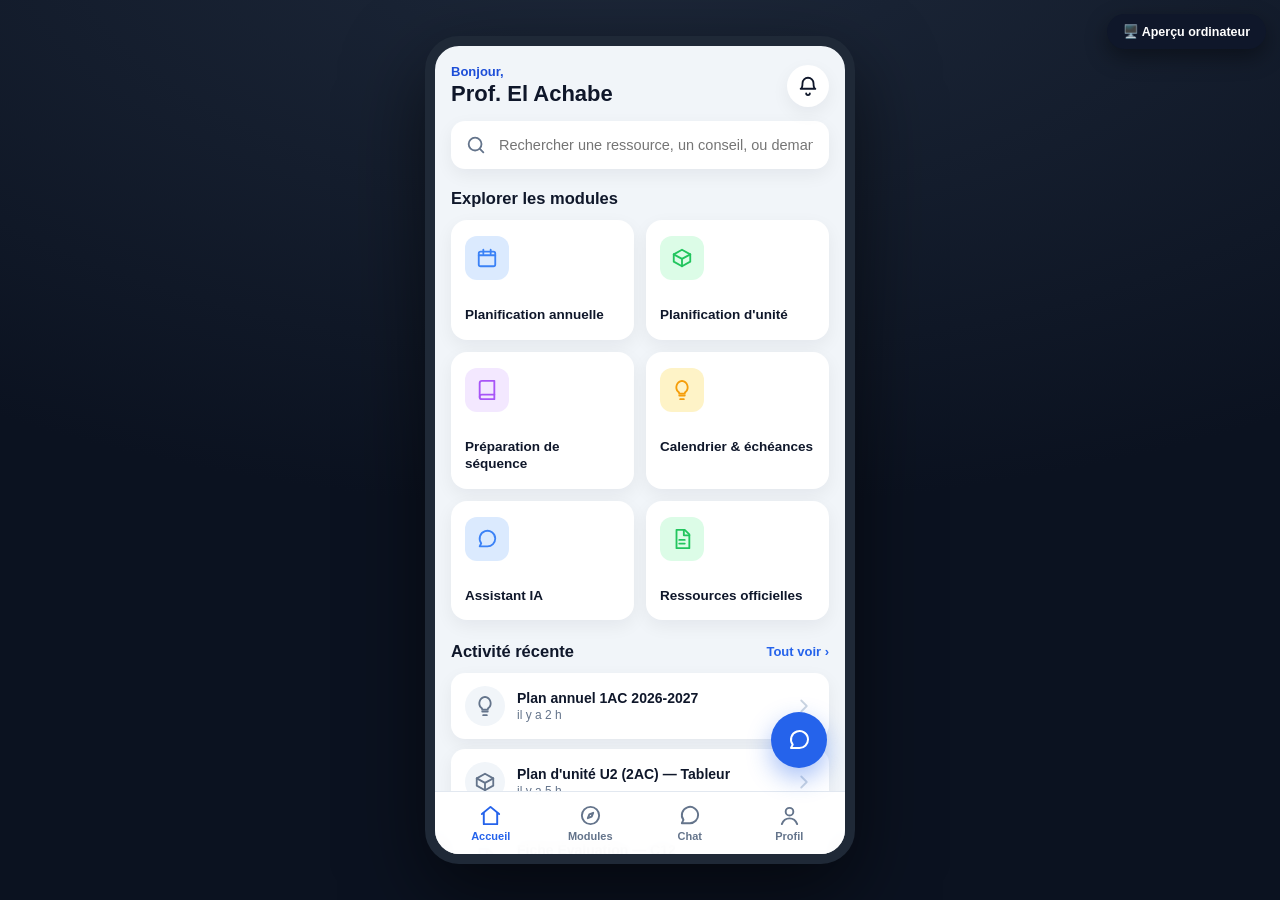
<file: collegue_ai/Qwen_html_20260920_0qiyq68ui.html>
<!DOCTYPE html>
<html lang="fr">
<head>
<meta charset="UTF-8">
<meta name="viewport" content="width=device-width, initial-scale=1.0, viewport-fit=cover">
<title>Collegue AI — Proposition UI/UX</title>
<style>
:root{
  --primary:#2563eb; --primary-dark:#1d4ed8; --bg:#f1f5f9; --card:#ffffff;
  --text:#0f172a; --muted:#64748b; --line:#e2e8f0; --radius:16px;
  --blue-t:#dbeafe; --blue-i:#3b82f6; --green-t:#dcfce7; --green-i:#22c55e;
  --purple-t:#f3e8ff; --purple-i:#a855f7; --amber-t:#fef3c7; --amber-i:#f59e0b;
  --shadow:0 6px 18px rgba(15,23,42,.06);
}
*{box-sizing:border-box; -webkit-tap-highlight-color:transparent}
html,body{margin:0; height:100%}
body{font-family:-apple-system,BlinkMacSystemFont,"Segoe UI",Roboto,"Inter",Arial,sans-serif;
  background:#0b1220; color:var(--text)}
svg.ic{width:22px;height:22px;fill:none;stroke:currentColor;stroke-width:2;stroke-linecap:round;stroke-linejoin:round}
svg.ic.fill{fill:currentColor;stroke:none}
/* ---------- App frame ---------- */
#app{position:relative; display:flex; flex-direction:column; height:100dvh; max-width:100%;
  margin:0 auto; background:var(--bg); overflow:hidden}
body.phone #app{max-width:430px; height:min(880px,96dvh); margin:auto; border-radius:34px;
  border:10px solid #1f2937; box-shadow:0 30px 80px rgba(0,0,0,.55); height:92dvh}
body{display:block}
body.phone{display:flex; align-items:center; justify-content:center;
  background:radial-gradient(1200px 600px at 50% -10%, #1e293b, #0b1220)}
#main{flex:1; overflow-y:auto; padding:18px 16px 96px; scroll-behavior:smooth}
/* ---------- Desktop rail ---------- */
#rail{display:none}
#app.is-desktop{flex-direction:row}
#app.is-desktop #rail{display:flex; flex-direction:column; width:236px; background:var(--card);
  border-right:1px solid var(--line); padding:20px 14px; gap:6px}
#app.is-desktop #main{padding:26px 30px 40px}
#app.is-desktop #tabbar, #app.is-desktop #fab{display:none}
.rail-logo{display:flex; align-items:center; gap:10px; font-weight:800; font-size:17px; padding:6px 10px 16px}
.rail-logo .logo-dot{width:34px;height:34px;border-radius:10px;background:linear-gradient(135deg,var(--primary),#7c3aed);
  display:grid;place-items:center;color:#fff;font-size:17px}
.rail-btn{display:flex;align-items:center;gap:12px;padding:11px 12px;border-radius:12px;color:var(--muted);
  font-weight:600;font-size:14.5px;cursor:pointer;border:none;background:none;width:100%;text-align:left}
.rail-btn.active{background:var(--blue-t);color:var(--primary-dark)}
.rail-foot{margin-top:auto;font-size:12px;color:var(--muted);padding:10px 12px;border-top:1px solid var(--line)}
/* ---------- Bottom tab bar ---------- */
#tabbar{position:absolute;left:0;right:0;bottom:0;background:rgba(255,255,255,.96);backdrop-filter:blur(8px);
  border-top:1px solid var(--line); display:flex; padding:8px 6px calc(8px + env(safe-area-inset-bottom));z-index:30}
.tab{flex:1;display:flex;flex-direction:column;align-items:center;gap:3px;border:none;background:none;
  color:var(--muted);font-size:11px;font-weight:600;cursor:pointer;padding:4px 0}
.tab.active{color:var(--primary)}
.tab .ic{width:23px;height:23px}
/* ---------- FAB ---------- */
#fab{position:absolute;right:18px;bottom:86px;width:56px;height:56px;border-radius:50%;border:none;
  background:var(--primary);color:#fff;display:grid;place-items:center;box-shadow:0 10px 24px rgba(37,99,235,.4);
  cursor:pointer;z-index:31}
/* ---------- Generic blocks ---------- */
.view{display:none}
.view.active{display:block}
.appbar{display:flex;align-items:center;justify-content:space-between;margin-bottom:14px}
.hello-small{font-size:13px;color:var(--primary-dark);font-weight:600}
.hello-big{font-size:22px;font-weight:800;margin-top:2px}
.icon-btn{width:42px;height:42px;border-radius:50%;border:none;background:var(--card);color:var(--text);
  display:grid;place-items:center;box-shadow:var(--shadow);cursor:pointer}
.card{background:var(--card);border-radius:var(--radius);box-shadow:var(--shadow);padding:14px}
.searchbar{display:flex;align-items:center;gap:10px;background:var(--card);border-radius:14px;
  padding:13px 14px;box-shadow:var(--shadow);color:var(--muted);margin:14px 0 20px}
.searchbar input{border:none;outline:none;flex:1;font-size:14.5px;background:none;color:var(--text)}
.sec-title{font-size:16.5px;font-weight:800;margin:6px 0 12px}
.sec-row{display:flex;align-items:center;justify-content:space-between;margin:6px 0 12px}
.link{color:var(--primary);font-weight:700;font-size:13px;cursor:pointer}
/* module tiles */
.tiles{display:grid;grid-template-columns:1fr 1fr;gap:12px}
#app.is-wide .tiles{grid-template-columns:1fr 1fr 1fr}
#app.is-desktop .tiles{grid-template-columns:repeat(4,1fr)}
.tile{background:var(--card);border-radius:var(--radius);box-shadow:var(--shadow);padding:16px 14px;
  cursor:pointer;transition:transform .12s ease}
.tile:active{transform:scale(.97)}
.tile .tico{width:44px;height:44px;border-radius:12px;display:grid;place-items:center;margin-bottom:26px}
.tile .tl{font-size:13.5px;font-weight:700;line-height:1.3}
.t-blue{background:var(--blue-t);color:var(--blue-i)} .t-green{background:var(--green-t);color:var(--green-i)}
.t-purple{background:var(--purple-t);color:var(--purple-i)} .t-amber{background:var(--amber-t);color:var(--amber-i)}
/* activity rows */
.rows{display:flex;flex-direction:column;gap:10px}
.row{display:flex;align-items:center;gap:12px;background:var(--card);border-radius:14px;box-shadow:var(--shadow);
  padding:13px 14px;cursor:pointer}
.row .rico{width:40px;height:40px;border-radius:50%;background:var(--bg);color:var(--muted);
  display:grid;place-items:center;flex:none}
.row .rt{font-size:14px;font-weight:700}
.row .rs{font-size:12px;color:var(--muted);margin-top:2px}
.row .chev{margin-inline-start:auto;color:#cbd5e1}
/* resources */
.res-head{display:flex;align-items:center;gap:10px;margin-bottom:14px}
.res-head .tt{font-size:18px;font-weight:800;flex:1}
.seg-ic{display:flex;gap:6px}
.seg-ic button{width:38px;height:34px;border-radius:9px;border:1px solid var(--line);background:var(--card);
  color:var(--muted);display:grid;place-items:center;cursor:pointer}
.seg-ic button.on{background:var(--blue-t);color:var(--primary-dark);border-color:transparent}
.res{display:flex;gap:12px;background:var(--card);border-radius:var(--radius);box-shadow:var(--shadow);
  padding:12px;margin-bottom:12px;align-items:center}
.res .thumb{width:64px;height:64px;border-radius:12px;background:var(--bg);color:var(--muted);
  display:grid;place-items:center;font-size:10.5px;font-weight:800;flex:none;letter-spacing:.4px}
.res .body{flex:1;min-width:0}
.res .cat{font-size:10.5px;font-weight:800;letter-spacing:.7px;color:var(--primary);text-transform:uppercase}
.res .name{font-size:14.5px;font-weight:800;margin:3px 0 3px}
.res .by{font-size:12px;color:var(--muted)}
.res .side{display:flex;flex-direction:column;align-items:flex-end;gap:8px}
.res .rate{display:flex;align-items:center;gap:4px;font-size:12px;color:var(--amber-i);font-weight:700}
.res .acts{display:flex;gap:8px;align-items:center;color:var(--muted)}
.res .acts .dl{width:32px;height:32px;border-radius:9px;background:var(--blue-t);color:var(--primary-dark);
  display:grid;place-items:center;border:none;cursor:pointer}
#resList.grid{display:grid;grid-template-columns:1fr 1fr;gap:12px}
#app.is-desktop #resList.grid{grid-template-columns:1fr 1fr 1fr}
#resList.grid .res{flex-direction:column;align-items:stretch}
#resList.grid .res .thumb{width:100%;height:74px}
#resList.grid .res .side{flex-direction:row;justify-content:space-between;align-items:center}
.banner{display:flex;align-items:center;gap:12px;border-radius:var(--radius);padding:15px 16px;
  background:linear-gradient(135deg,var(--primary),#4f46e5);color:#fff;cursor:pointer;margin:4px 0 18px;
  box-shadow:0 10px 24px rgba(37,99,235,.35)}
.banner .bt{font-weight:800;font-size:14.5px}
.banner .bs{font-size:12px;opacity:.85;margin-top:2px}
/* toolkit */
.tk-head{background:var(--primary);margin:-18px -16px 0;padding:18px 16px 16px;color:#fff}
#app.is-desktop .tk-head{margin:-26px -30px 0;padding:24px 30px 18px}
.tk-head .tt{display:flex;align-items:center;gap:10px;font-size:18px;font-weight:800;margin-bottom:12px}
.tk-search{display:flex;align-items:center;gap:10px;background:rgba(255,255,255,.16);border-radius:12px;
  padding:11px 12px}
.tk-search input{flex:1;background:none;border:none;outline:none;color:#fff;font-size:14px}
.tk-search input::placeholder{color:rgba(255,255,255,.75)}
.chips{display:flex;gap:8px;align-items:center;padding:12px 0;overflow-x:auto;scrollbar-width:none}
.chips::-webkit-scrollbar{display:none}
.chip{flex:none;border:none;border-radius:10px;padding:9px 14px;font-size:13px;font-weight:700;cursor:pointer;
  background:var(--card);color:var(--muted);box-shadow:var(--shadow)}
.chip.on{background:var(--primary);color:#fff}
.chip.filter{display:flex;gap:7px;align-items:center;background:var(--card);color:var(--text)}
.tk-row{display:flex;align-items:center;gap:12px;background:var(--card);border-radius:14px;
  box-shadow:var(--shadow);padding:13px 14px;margin-bottom:11px}
.tk-row .dic{width:42px;height:42px;border-radius:11px;background:var(--blue-t);color:var(--primary-dark);
  display:grid;place-items:center;flex:none}
.tk-row .nt{font-size:14px;font-weight:800}
.tk-row .meta{display:flex;gap:8px;align-items:center;margin-top:4px;flex-wrap:wrap}
.badge{font-size:10.5px;font-weight:700;background:var(--bg);color:var(--muted);border-radius:7px;padding:3px 8px}
.badge.ped{background:var(--green-t);color:#15803d}
.badge.adm{background:var(--amber-t);color:#b45309}
.tk-row .sz{font-size:11.5px;color:var(--muted)}
.tk-row .dl{margin-inline-start:auto;width:36px;height:36px;border-radius:10px;border:none;
  background:var(--blue-t);color:var(--primary-dark);display:grid;place-items:center;cursor:pointer}
/* chat */
#view-chat.active{display:flex;flex-direction:column;height:100%}
.chat-head{display:flex;align-items:center;gap:11px;padding:4px 2px 12px;border-bottom:1px solid var(--line)}
.chat-head .av{width:42px;height:42px;border-radius:50%;background:var(--blue-t);color:var(--primary-dark);
  display:grid;place-items:center}
.chat-head .nm{font-weight:800;font-size:15.5px}
.chat-head .st{font-size:12px;color:var(--green-i);font-weight:700;display:flex;align-items:center;gap:5px}
.chat-head .st::before{content:"";width:7px;height:7px;border-radius:50%;background:var(--green-i)}
.msgs{flex:1;overflow-y:auto;padding:14px 2px;display:flex;flex-direction:column;gap:4px}
.day{align-self:center;font-size:12px;color:var(--muted);margin:6px 0 10px}
.bub{max-width:80%;padding:12px 14px;border-radius:16px;font-size:14px;line-height:1.5;white-space:pre-line}
.bub.ai{background:var(--card);box-shadow:var(--shadow);border-top-left-radius:6px;align-self:flex-start}
.bub.me{background:var(--primary);color:#fff;border-top-right-radius:6px;align-self:flex-end}
.btime{font-size:10.5px;color:var(--muted);margin:3px 2px 10px}
.btime.r{align-self:flex-end}
.src{font-size:10.5px;color:var(--muted);margin:-6px 2px 10px;font-style:italic}
.typing{align-self:flex-start;background:var(--card);box-shadow:var(--shadow);border-radius:16px;
  border-top-left-radius:6px;padding:14px 16px;display:flex;gap:5px}
.typing i{width:7px;height:7px;border-radius:50%;background:#94a3b8;animation:bl 1s infinite}
.typing i:nth-child(2){animation-delay:.18s}.typing i:nth-child(3){animation-delay:.36s}
@keyframes bl{0%,100%{opacity:.25}50%{opacity:1}}
.chips-chat{display:flex;gap:8px;overflow-x:auto;padding:10px 2px;scrollbar-width:none;border-top:1px solid var(--line)}
.chips-chat::-webkit-scrollbar{display:none}
.cchip{flex:none;border:none;border-radius:999px;background:var(--card);box-shadow:var(--shadow);
  color:var(--primary-dark);font-size:12.5px;font-weight:700;padding:10px 14px;cursor:pointer}
.inputbar{display:flex;align-items:center;gap:10px;padding:10px 2px 4px}
.inputbar .clip{color:var(--muted);background:none;border:none;cursor:pointer;display:grid;place-items:center}
.inputbar .fld{flex:1;background:var(--card);border-radius:999px;box-shadow:var(--shadow);padding:13px 16px;
  border:none;outline:none;font-size:14px}
.inputbar .send{width:44px;height:44px;border-radius:50%;border:none;background:var(--blue-t);
  color:var(--primary-dark);display:grid;place-items:center;cursor:pointer}
#app.is-desktop .msgwrap{max-width:760px;margin:0 auto;display:flex;flex-direction:column;flex:1;min-height:0}
/* profile */
.pf-card{background:var(--card);border-radius:20px;box-shadow:var(--shadow);padding:26px 18px;text-align:center}
.pf-av{width:92px;height:92px;border-radius:50%;margin:0 auto 14px;display:grid;place-items:center;
  background:linear-gradient(135deg,#06b6d4,#2563eb);color:#fff;font-size:30px;font-weight:800}
.pf-name{font-size:19px;font-weight:800}
.pf-sub{font-size:13px;color:var(--muted);margin-top:4px}
.pf-badges{display:flex;gap:8px;justify-content:center;margin-top:14px;flex-wrap:wrap}
.pfb{font-size:11.5px;font-weight:700;border-radius:999px;padding:6px 12px;background:var(--bg);color:var(--text)}
.pfb.hl{background:var(--blue-t);color:var(--primary-dark)}
.grp{background:var(--card);border-radius:16px;box-shadow:var(--shadow);margin-top:16px;overflow:hidden}
.grp-h{background:var(--bg);color:var(--muted);font-size:11px;font-weight:800;letter-spacing:.8px;
  padding:10px 16px;text-transform:uppercase}
.prow{display:flex;align-items:center;gap:12px;padding:15px 16px;border-top:1px solid var(--line)}
.prow:first-of-type{border-top:none}
.prow .pic{width:38px;height:38px;border-radius:10px;display:grid;place-items:center}
.prow .pl{font-size:14px;font-weight:700;flex:1}
.prow .ps{font-size:11.5px;color:var(--muted);margin-top:2px}
.langseg{display:flex;background:var(--bg);border-radius:10px;padding:3px;gap:2px}
.langseg button{border:none;background:none;border-radius:8px;padding:7px 12px;font-size:12px;font-weight:800;
  color:var(--muted);cursor:pointer}
.langseg button.on{background:#e2e8f0;color:var(--text)}
.ok{color:var(--green-i)}
.signout{display:flex;align-items:center;justify-content:center;gap:9px;margin:22px 0 8px;font-weight:800;
  font-size:14.5px;color:var(--text);cursor:pointer}
/* toast + demo pill */
#toast{position:fixed;left:50%;bottom:110px;transform:translateX(-50%) translateY(20px);background:#0f172a;
  color:#fff;font-size:13px;font-weight:600;border-radius:999px;padding:11px 18px;opacity:0;pointer-events:none;
  transition:.25s;z-index:99;max-width:86vw;text-align:center}
#toast.show{opacity:1;transform:translateX(-50%) translateY(0)}
#demoPill{position:fixed;top:14px;right:14px;z-index:99;border:none;border-radius:999px;background:#0f172a;
  color:#fff;font-size:12.5px;font-weight:700;padding:10px 16px;cursor:pointer;box-shadow:0 8px 22px rgba(0,0,0,.4)}
[dir="rtl"] .row .chev{transform:scaleX(-1)}
</style>
</head>
<body class="phone">
<button id="demoPill" onclick="toggleDemo()">🖥️ Aperçu ordinateur</button>

<div id="app">
  <!-- Desktop rail -->
  <aside id="rail">
    <div class="rail-logo"><span class="logo-dot">🧑‍🏫</span> Collegue AI</div>
    <button class="rail-btn active" data-nav="accueil"><svg class="ic"><use href="#i-home"/></svg>Accueil</button>
    <button class="rail-btn" data-nav="modules"><svg class="ic"><use href="#i-compas"/></svg>Modules</button>
    <button class="rail-btn" data-nav="chat"><svg class="ic"><use href="#i-chat"/></svg>Assistant IA</button>
    <button class="rail-btn" data-nav="profil"><svg class="ic"><use href="#i-user"/></svg>Profil</button>
    <div class="rail-foot">v0.7 • 100 % hors ligne<br>APC • Pédagogie de l'intégration</div>
  </aside>

  <main id="main">
    <!-- ============ ACCUEIL ============ -->
    <section class="view active" id="view-accueil">
      <div class="appbar">
        <div><div class="hello-small">Bonjour,</div><div class="hello-big">Prof. El Achabe</div></div>
        <button class="icon-btn" onclick="toast('3 rappels : contrôle continu S1 (J-132), concours robotique (mai), conseil de classe')"><svg class="ic"><use href="#i-bell"/></svg></button>
      </div>
      <form class="searchbar" onsubmit="homeSearch(event)">
        <svg class="ic" style="color:var(--muted)"><use href="#i-search"/></svg>
        <input id="homeQ" placeholder="Rechercher une ressource, un conseil, ou demander à l'IA...">
      </form>
      <div class="sec-title">Explorer les modules</div>
      <div class="tiles">
        <div class="tile" onclick="toast('Planification annuelle — écran dédié au T6')"><div class="tico t-blue"><svg class="ic"><use href="#i-cal"/></svg></div><div class="tl">Planification annuelle</div></div>
        <div class="tile" onclick="toast('Planification d'unité — écran dédié au T6')"><div class="tico t-green"><svg class="ic"><use href="#i-box"/></svg></div><div class="tl">Planification d'unité</div></div>
        <div class="tile" onclick="toast('Préparation de séquence — écran dédié au T6')"><div class="tico t-purple"><svg class="ic"><use href="#i-book"/></svg></div><div class="tl">Préparation de séquence</div></div>
        <div class="tile" onclick="toast('Calendrier scolaire — écran dédié au T6')"><div class="tico t-amber"><svg class="ic"><use href="#i-spark"/></svg></div><div class="tl">Calendrier & échéances</div></div>
        <div class="tile" onclick="setView('chat')"><div class="tico t-blue"><svg class="ic"><use href="#i-chat"/></svg></div><div class="tl">Assistant IA</div></div>
        <div class="tile" onclick="setView('modules')"><div class="tico t-green"><svg class="ic"><use href="#i-doc"/></svg></div><div class="tl">Ressources officielles</div></div>
      </div>
      <div class="sec-row" style="margin-top:22px"><div class="sec-title" style="margin:0">Activité récente</div><span class="link" onclick="toast('Historique complet — à venir')">Tout voir ›</span></div>
      <div class="rows">
        <div class="row" onclick="toast('Ouvrir le plan annuel 1AC 2026-2027')"><div class="rico"><svg class="ic"><use href="#i-spark"/></svg></div><div><div class="rt">Plan annuel 1AC 2026-2027</div><div class="rs">il y a 2 h</div></div><svg class="ic chev"><use href="#i-chev"/></svg></div>
        <div class="row" onclick="toast('Ouvrir le plan d'unité U2 (2AC)')"><div class="rico"><svg class="ic"><use href="#i-box"/></svg></div><div><div class="rt">Plan d'unité U2 (2AC) — Tableur</div><div class="rs">il y a 5 h</div></div><svg class="ic chev"><use href="#i-chev"/></svg></div>
        <div class="row" onclick="toast('Ouvrir la fiche évaluation C12')"><div class="rico"><svg class="ic"><use href="#i-doc"/></svg></div><div><div class="rt">Fiche Évaluation — C12</div><div class="rs">hier</div></div><svg class="ic chev"><use href="#i-chev"/></svg></div>
      </div>
    </section>

    <!-- ============ MODULES / RESSOURCES ============ -->
    <section class="view" id="view-modules">
      <div class="res-head">
        <span class="tt">Ressources</span>
        <div class="seg-ic">
          <button class="on" id="btnList" onclick="resMode(false)"><svg class="ic"><use href="#i-list"/></svg></button>
          <button id="btnGrid" onclick="resMode(true)"><svg class="ic"><use href="#i-grid"/></svg></button>
        </div>
      </div>
      <div class="banner" onclick="setView('toolkit')">
        <svg class="ic" style="width:26px;height:26px"><use href="#i-doc"/></svg>
        <div><div class="bt">Boîte à outils</div><div class="bs">Modèles imprimables : fiches, grilles, plans</div></div>
        <svg class="ic chev" style="margin-inline-start:auto"><use href="#i-chev"/></svg>
      </div>
      <div id="resList">
        <div class="res"><div class="thumb">JSON</div><div class="body"><div class="cat">Programme</div><div class="name">Programme officiel 1AC–3AC (C0–C33)</div><div class="by">Ministère • curriculum_clean v2</div></div><div class="side"><div class="rate"><svg class="ic fill" style="width:14px;height:14px"><use href="#i-star"/></svg> v2</div><div class="acts"><button class="dl" onclick="toast('Téléchargement câblé au T4')"><svg class="ic" style="width:16px;height:16px"><use href="#i-dl"/></svg></button></div></div></div>
        <div class="res"><div class="thumb">JSON</div><div class="body"><div class="cat">Calendrier</div><div class="name">Calendrier 2026-2027 (arrêté 047.26)</div><div class="by">Ministère • calendar_clean v2</div></div><div class="side"><div class="rate"><svg class="ic fill" style="width:14px;height:14px"><use href="#i-star"/></svg> v2</div><div class="acts"><button class="dl" onclick="toast('Téléchargement câblé au T4')"><svg class="ic" style="width:16px;height:16px"><use href="#i-dl"/></svg></button></div></div></div>
        <div class="res"><div class="thumb">JSON</div><div class="body"><div class="cat">Pédagogie</div><div class="name">Cadre APC & pédagogie de l'intégration</div><div class="by">Ministère • pedagogy_clean v2</div></div><div class="side"><div class="rate"><svg class="ic fill" style="width:14px;height:14px"><use href="#i-star"/></svg> v2</div><div class="acts"><button class="dl" onclick="toast('Téléchargement câblé au T4')"><svg class="ic" style="width:16px;height:16px"><use href="#i-dl"/></svg></button></div></div></div>
        <div class="res"><div class="thumb">PDF</div><div class="body"><div class="cat">Modèle</div><div class="name">Fiche Évaluation (vierge, critériée)</div><div class="by">Collegue AI • A4</div></div><div class="side"><div class="rate"><svg class="ic fill" style="width:14px;height:14px"><use href="#i-star"/></svg> A4</div><div class="acts"><button class="dl" onclick="toast('Impression A4 câblée au T4')"><svg class="ic" style="width:16px;height:16px"><use href="#i-dl"/></svg></button></div></div></div>
        <div class="res"><div class="thumb">DOCX</div><div class="body"><div class="cat">Plan</div><div class="name">Plan annuel 1AC 2026-2027</div><div class="by">Enregistré • 34 semaines</div></div><div class="side"><div class="rate"><svg class="ic fill" style="width:14px;height:14px"><use href="#i-star"/></svg> 34s</div><div class="acts"><button class="dl" onclick="toast('Téléchargement câblé au T4')"><svg class="ic" style="width:16px;height:16px"><use href="#i-dl"/></svg></button></div></div></div>
      </div>
    </section>

    <!-- ============ BOÎTE À OUTILS ============ -->
    <section class="view" id="view-toolkit">
      <div class="tk-head">
        <div class="tt"><svg class="ic" onclick="setView('modules')" style="cursor:pointer"><use href="#i-back"/></svg> Boîte à outils</div>
        <div class="tk-search"><svg class="ic"><use href="#i-search"/></svg><input id="tkQ" placeholder="Rechercher un modèle..." oninput="tkFilter()"></div>
      </div>
      <div class="chips">
        <button class="chip filter"><svg class="ic" style="width:15px;height:15px"><use href="#i-filter"/></svg> Filtrer</button>
        <button class="chip on" data-f="all" onclick="tkSet(this)">Tous</button>
        <button class="chip" data-f="adm" onclick="tkSet(this)">Admin</button>
        <button class="chip" data-f="ped" onclick="tkSet(this)">Pédagogique</button>
      </div>
      <div id="tkList">
        <div class="tk-row" data-c="ped" data-n="fiche ressources"><div class="dic"><svg class="ic"><use href="#i-doc"/></svg></div><div><div class="nt">Fiche Ressources</div><div class="meta"><span class="badge ped">Pédagogique</span><span class="sz">PDF • 24 KB</span></div></div><button class="dl" onclick="toast('Impression A4 câblée au T4')"><svg class="ic" style="width:17px;height:17px"><use href="#i-dl"/></svg></button></div>
        <div class="tk-row" data-c="ped" data-n="fiche integration"><div class="dic"><svg class="ic"><use href="#i-doc"/></svg></div><div><div class="nt">Fiche Intégration</div><div class="meta"><span class="badge ped">Pédagogique</span><span class="sz">PDF • 22 KB</span></div></div><button class="dl" onclick="toast('Impression A4 câblée au T4')"><svg class="ic" style="width:17px;height:17px"><use href="#i-dl"/></svg></button></div>
        <div class="tk-row" data-c="ped" data-n="fiche evaluation"><div class="dic"><svg class="ic"><use href="#i-doc"/></svg></div><div><div class="nt">Fiche Évaluation</div><div class="meta"><span class="badge ped">Pédagogique</span><span class="sz">PDF • 26 KB</span></div></div><button class="dl" onclick="toast('Impression A4 câblée au T4')"><svg class="ic" style="width:17px;height:17px"><use href="#i-dl"/></svg></button></div>
        <div class="tk-row" data-c="adm" data-n="grille annuelle"><div class="dic"><svg class="ic"><use href="#i-grid"/></svg></div><div><div class="nt">Grille annuelle (S1→S34)</div><div class="meta"><span class="badge adm">Admin</span><span class="sz">PDF • 45 KB</span></div></div><button class="dl" onclick="toast('Impression A4 câblée au T4')"><svg class="ic" style="width:17px;height:17px"><use href="#i-dl"/></svg></button></div>
        <div class="tk-row" data-c="adm" data-n="rotation binomes"><div class="dic"><svg class="ic"><use href="#i-list"/></svg></div><div><div class="nt">Rotation binômes & émargement</div><div class="meta"><span class="badge adm">Admin</span><span class="sz">Sheets • 12 KB</span></div></div><button class="dl" onclick="toast('Téléchargement câblé au T4')"><svg class="ic" style="width:17px;height:17px"><use href="#i-dl"/></svg></button></div>
      </div>
    </section>

    <!-- ============ CHAT ============ -->
    <section class="view" id="view-chat">
      <div class="msgwrap">
        <div class="chat-head">
          <div class="av"><svg class="ic"><use href="#i-chat"/></svg></div>
          <div style="flex:1"><div class="nm">Collegue</div><div class="st">En ligne</div></div>
          <button class="icon-btn" style="box-shadow:none" onclick="toast('Options : effacer la conversation, exporter')"><svg class="ic"><use href="#i-dots"/></svg></button>
        </div>
        <div class="msgs" id="msgs">
          <div class="day">Aujourd'hui</div>
          <div class="bub ai">Bonjour ! Je suis Collegue, votre assistant pédagogique. Comment puis-je vous aider à préparer aujourd'hui ?</div>
          <div class="btime">09:00</div>
        </div>
        <div class="chips-chat">
          <button class="cchip" onclick="send(this.textContent)">Situation déclenchante U1 (1AC)</button>
          <button class="cchip" onclick="send(this.textContent)">Plan de séance</button>
          <button class="cchip" onclick="send(this.textContent)">Évaluation formative 20 min</button>
          <button class="cchip" onclick="send(this.textContent)">Prochaines échéances</button>
        </div>
        <form class="inputbar" onsubmit="sendForm(event)">
          <button type="button" class="clip" onclick="toast('Pièces jointes bientôt disponibles')"><svg class="ic"><use href="#i-clip"/></svg></button>
          <input class="fld" id="chatQ" placeholder="Posez votre question...">
          <button class="send" type="submit"><svg class="ic"><use href="#i-send"/></svg></button>
        </form>
      </div>
    </section>

    <!-- ============ PROFIL ============ -->
    <section class="view" id="view-profil">
      <div class="appbar"><div class="hello-big" style="font-size:19px">Profil</div>
        <button class="icon-btn" style="box-shadow:none" onclick="toast('Paramètres avancés (T5)')"><svg class="ic"><use href="#i-gear"/></svg></button></div>
      <div class="pf-card">
        <div class="pf-av">EA</div>
        <div class="pf-name">Prof. El Achabe</div>
        <div class="pf-sub">Informatique • Secondaire collégial (1AC–3AC)</div>
        <div class="pf-badges"><span class="pfb">Enseignant certifié</span><span class="pfb hl">APC • Intégration</span></div>
      </div>
      <div class="grp">
        <div class="grp-h">Préférences</div>
        <div class="prow"><div class="pic t-blue"><svg class="ic"><use href="#i-globe"/></svg></div><div class="pl">Langue</div>
          <div class="langseg"><button class="on" onclick="setLang(this,'fr')">FR</button><button onclick="setLang(this,'en')">EN</button><button onclick="setLang(this,'ar')">AR</button></div></div>
        <div class="prow" onclick="toast('Notifications (T5)')"><div class="pic t-amber"><svg class="ic"><use href="#i-bell"/></svg></div><div class="pl">Notifications</div><svg class="ic chev"><use href="#i-chev"/></svg></div>
      </div>
      <div class="grp">
        <div class="grp-h">Légal & conformité</div>
        <div class="prow"><div class="pic t-green"><svg class="ic"><use href="#i-shield"/></svg></div>
          <div style="flex:1"><div class="pl">Confidentialité & données</div><div class="ps">Aucune donnée élève collectée • 100 % local</div></div>
          <svg class="ic ok"><use href="#i-check"/></svg></div>
      </div>
      <div class="signout" onclick="toast('Déconnexion (profil local)')"><svg class="ic"><use href="#i-out"/></svg> Se déconnecter</div>
    </section>
  </main>

  <button id="fab" onclick="setView('chat')"><svg class="ic" style="width:24px;height:24px"><use href="#i-chat"/></svg></button>

  <nav id="tabbar">
    <button class="tab active" data-nav="accueil"><svg class="ic"><use href="#i-home"/></svg>Accueil</button>
    <button class="tab" data-nav="modules"><svg class="ic"><use href="#i-compas"/></svg>Modules</button>
    <button class="tab" data-nav="chat"><svg class="ic"><use href="#i-chat"/></svg>Chat</button>
    <button class="tab" data-nav="profil"><svg class="ic"><use href="#i-user"/></svg>Profil</button>
  </nav>
</div>

<div id="toast"></div>

<svg style="display:none" xmlns="http://www.w3.org/2000/svg">
  <symbol id="i-home" viewBox="0 0 24 24"><path d="M3 10.5 12 3l9 7.5"/><path d="M5 9.5V21h14V9.5"/></symbol>
  <symbol id="i-compas" viewBox="0 0 24 24"><circle cx="12" cy="12" r="9"/><path d="M14.8 9.2 13.2 13.2 9.2 14.8 10.8 10.8z"/></symbol>
  <symbol id="i-chat" viewBox="0 0 24 24"><path d="M21 11.5a8.5 8.5 0 0 1-8.5 8.5H4l1.7-3.4A8.5 8.5 0 1 1 21 11.5z"/></symbol>
  <symbol id="i-user" viewBox="0 0 24 24"><circle cx="12" cy="8" r="4"/><path d="M4 21c1.5-4 5-6 8-6s6.5 2 8 6"/></symbol>
  <symbol id="i-bell" viewBox="0 0 24 24"><path d="M6 9a6 6 0 1 1 12 0c0 5 2 6 2 6H4s2-1 2-6"/><path d="M10 20a2 2 0 0 0 4 0"/></symbol>
  <symbol id="i-search" viewBox="0 0 24 24"><circle cx="11" cy="11" r="7"/><path d="M20 20l-3.5-3.5"/></symbol>
  <symbol id="i-cal" viewBox="0 0 24 24"><rect x="3" y="5" width="18" height="16" rx="2"/><path d="M3 9h18M8 3v4M16 3v4"/></symbol>
  <symbol id="i-box" viewBox="0 0 24 24"><path d="M21 8l-9-5-9 5v8l9 5 9-5z"/><path d="M3 8l9 5 9-5M12 13v8"/></symbol>
  <symbol id="i-book" viewBox="0 0 24 24"><path d="M4 19.5A2.5 2.5 0 0 1 6.5 17H20V2H6.5A2.5 2.5 0 0 0 4 4.5z"/><path d="M4 19.5A2.5 2.5 0 0 0 6.5 22H20v-5"/></symbol>
  <symbol id="i-spark" viewBox="0 0 24 24"><path d="M9 18h6M10 22h4"/><path d="M12 2a7 7 0 0 1 4 12c-.8.6-1 1.4-1 2h-6c0-.6-.2-1.4-1-2a7 7 0 0 1 4-12z"/></symbol>
  <symbol id="i-doc" viewBox="0 0 24 24"><path d="M6 2h9l5 5v15H6z"/><path d="M14 2v6h6M9 13h6M9 17h6"/></symbol>
  <symbol id="i-dl" viewBox="0 0 24 24"><path d="M12 3v12M6 11l6 6 6-6M4 21h16"/></symbol>
  <symbol id="i-gear" viewBox="0 0 24 24"><circle cx="12" cy="12" r="3.5"/><path d="M12 2v3M12 19v3M2 12h3M19 12h3M4.9 4.9 7 7M17 17l2.1 2.1M19.1 4.9 17 7M7 17l-2.1 2.1"/></symbol>
  <symbol id="i-globe" viewBox="0 0 24 24"><circle cx="12" cy="12" r="9"/><path d="M3 12h18M12 3a15 15 0 0 1 0 18 15 15 0 0 1 0-18"/></symbol>
  <symbol id="i-shield" viewBox="0 0 24 24"><path d="M12 3l8 3v6c0 5-3.5 8-8 9-4.5-1-8-4-8-9V6z"/></symbol>
  <symbol id="i-check" viewBox="0 0 24 24"><path d="M5 13l4 4L19 7"/></symbol>
  <symbol id="i-out" viewBox="0 0 24 24"><path d="M9 21H5a2 2 0 0 1-2-2V5a2 2 0 0 1 2-2h4M16 17l5-5-5-5M21 12H9"/></symbol>
  <symbol id="i-send" viewBox="0 0 24 24"><path d="M22 2 11 13M22 2 15 22l-4-9-9-4z"/></symbol>
  <symbol id="i-clip" viewBox="0 0 24 24"><path d="M21.4 11.05l-9.19 9.19a6 6 0 0 1-8.49-8.49l9.2-9.19a4 4 0 0 1 5.65 5.66l-9.2 9.19a2 2 0 0 1-2.82-2.83l8.49-8.48"/></symbol>
  <symbol id="i-star" viewBox="0 0 24 24"><path d="M12 3l2.7 5.8 6.3.8-4.6 4.3 1.2 6.1-5.6-3-5.6 3 1.2-6.1L3 9.6l6.3-.8z"/></symbol>
  <symbol id="i-grid" viewBox="0 0 24 24"><rect x="3" y="3" width="7" height="7" rx="1.5"/><rect x="14" y="3" width="7" height="7" rx="1.5"/><rect x="3" y="14" width="7" height="7" rx="1.5"/><rect x="14" y="14" width="7" height="7" rx="1.5"/></symbol>
  <symbol id="i-list" viewBox="0 0 24 24"><path d="M8 6h13M8 12h13M8 18h13M3 6h2M3 12h2M3 18h2"/></symbol>
  <symbol id="i-back" viewBox="0 0 24 24"><path d="M15 18l-6-6 6-6"/></symbol>
  <symbol id="i-chev" viewBox="0 0 24 24"><path d="M9 18l6-6-6-6"/></symbol>
  <symbol id="i-dots" viewBox="0 0 24 24"><circle cx="5" cy="12" r="1.7"/><circle cx="12" cy="12" r="1.7"/><circle cx="19" cy="12" r="1.7"/></symbol>
  <symbol id="i-filter" viewBox="0 0 24 24"><path d="M22 3H2l8 9.5V19l4 2v-8.5z"/></symbol>
</svg>

<script>
const app=document.getElementById('app');
function setView(v){
  document.querySelectorAll('.view').forEach(s=>s.classList.toggle('active', s.id==='view-'+v));
  document.querySelectorAll('[data-nav]').forEach(b=>b.classList.toggle('active', b.dataset.nav===v));
  document.getElementById('main').scrollTop=0;
  if(v==='chat'){const m=document.getElementById('msgs'); m.scrollTop=m.scrollHeight;}
}
document.querySelectorAll('[data-nav]').forEach(b=>b.onclick=()=>setView(b.dataset.nav));
function applyMode(){
  const forced=document.body.classList.contains('phone');
  const w=window.innerWidth;
  app.classList.toggle('is-wide', w>=640 && !forced);
  app.classList.toggle('is-desktop', w>=1024 && !forced);
}
window.addEventListener('resize', applyMode);
function toggleDemo(){
  const b=document.body; b.classList.toggle('phone');
  document.getElementById('demoPill').textContent = b.classList.contains('phone') ? '🖥️ Aperçu ordinateur' : '📱 Aperçu téléphone';
  applyMode();
}
let tt; function toast(m){const t=document.getElementById('toast'); t.textContent=m; t.classList.add('show');
  clearTimeout(tt); tt=setTimeout(()=>t.classList.remove('show'),2600);}
function homeSearch(e){e.preventDefault(); const q=document.getElementById('homeQ').value.trim();
  if(!q)return toast('Saisissez une question'); setView('chat'); send(q); document.getElementById('homeQ').value='';}
function resMode(grid){document.getElementById('resList').classList.toggle('grid',grid);
  document.getElementById('btnGrid').classList.toggle('on',grid);
  document.getElementById('btnList').classList.toggle('on',!grid);}
let tkF='all';
function tkSet(btn){tkF=btn.dataset.f; document.querySelectorAll('.chips .chip[data-f]').forEach(c=>c.classList.toggle('on',c===btn)); tkFilter();}
function tkFilter(){const q=(document.getElementById('tkQ').value||'').toLowerCase();
  document.querySelectorAll('#tkList .tk-row').forEach(r=>{
    const okF=(tkF==='all'||r.dataset.c===tkF), okQ=r.dataset.n.includes(q);
    r.style.display=(okF&&okQ)?'':'none';});}
function now(){return new Date().toLocaleTimeString('fr-FR',{hour:'2-digit',minute:'2-digit'});}
function bub(cls,txt){const d=document.createElement('div'); d.className='bub '+cls; d.textContent=txt; return d;}
function send(q){
  const m=document.getElementById('msgs');
  m.appendChild(bub('me',q));
  const t=document.createElement('div'); t.className='btime r'; t.textContent=now(); m.appendChild(t);
  const ty=document.createElement('div'); ty.className='typing'; ty.innerHTML='<i></i><i></i><i></i>'; m.appendChild(ty);
  m.scrollTop=m.scrollHeight;
  setTimeout(()=>{
    ty.remove();
    let r;
    const s=q.toLowerCase();
    if(s.includes('échéance')) r="Prochaines échéances :\n🌴 Vacances mi-année — 2027-01-24\n⚠️ Contrôle continu S1 — 2027-01-04\n🏆 Concours programmation & robotique — 2027-05-03";
    else if(s.includes('évaluation')) r="Évaluation formative (20 min) :\n• Critères minimaux : résultat conforme, démarche partiellement autonome.\n• Perfectionnement : autonomie, soin, rapidité.\nNorme : ≥ 2 par semestre.";
    else if(s.includes('plan')) r="Plan de séance (1 h) :\n• Moment 1 — déclenchement (5 min).\n• Moment 2 — apprentissages (35 min) : Montrer → Faire faire → Faire dire.\n• Moment 3 — synthèse (10 min) + trace écrite.";
    else r="Situation déclenchante — U1 (1AC) :\n• Contexte : le professeur montre un ordinateur éteint.\n• Déclencheur : les élèves citent écran, clavier, souris, UC.\n• Problème : « comment ces éléments travaillent-ils ensemble ? »\n• Lien : annonce de la compétence C0. (5 min, séance 1)";
    m.appendChild(bub('ai',r));
    const src=document.createElement('div'); src.className='src'; src.textContent='IA locale (guidée) • hors ligne'; m.appendChild(src);
    const t2=document.createElement('div'); t2.className='btime'; t2.textContent=now(); m.appendChild(t2);
    m.scrollTop=m.scrollHeight;
  },950);
}
function sendForm(e){e.preventDefault(); const i=document.getElementById('chatQ'); const q=i.value.trim();
  if(!q)return; i.value=''; send(q);}
function setLang(btn,lang){
  document.querySelectorAll('.langseg button').forEach(b=>b.classList.toggle('on',b===btn));
  document.documentElement.dir = (lang==='ar') ? 'rtl' : 'ltr';
  toast(lang==='ar' ? 'Aperçu RTL — traduction AR complète au T5' : (lang==='en' ? 'English UI scheduled (T5)' : 'Interface en français'));
}
applyMode();
</script>
</body>
</html>
</file>
